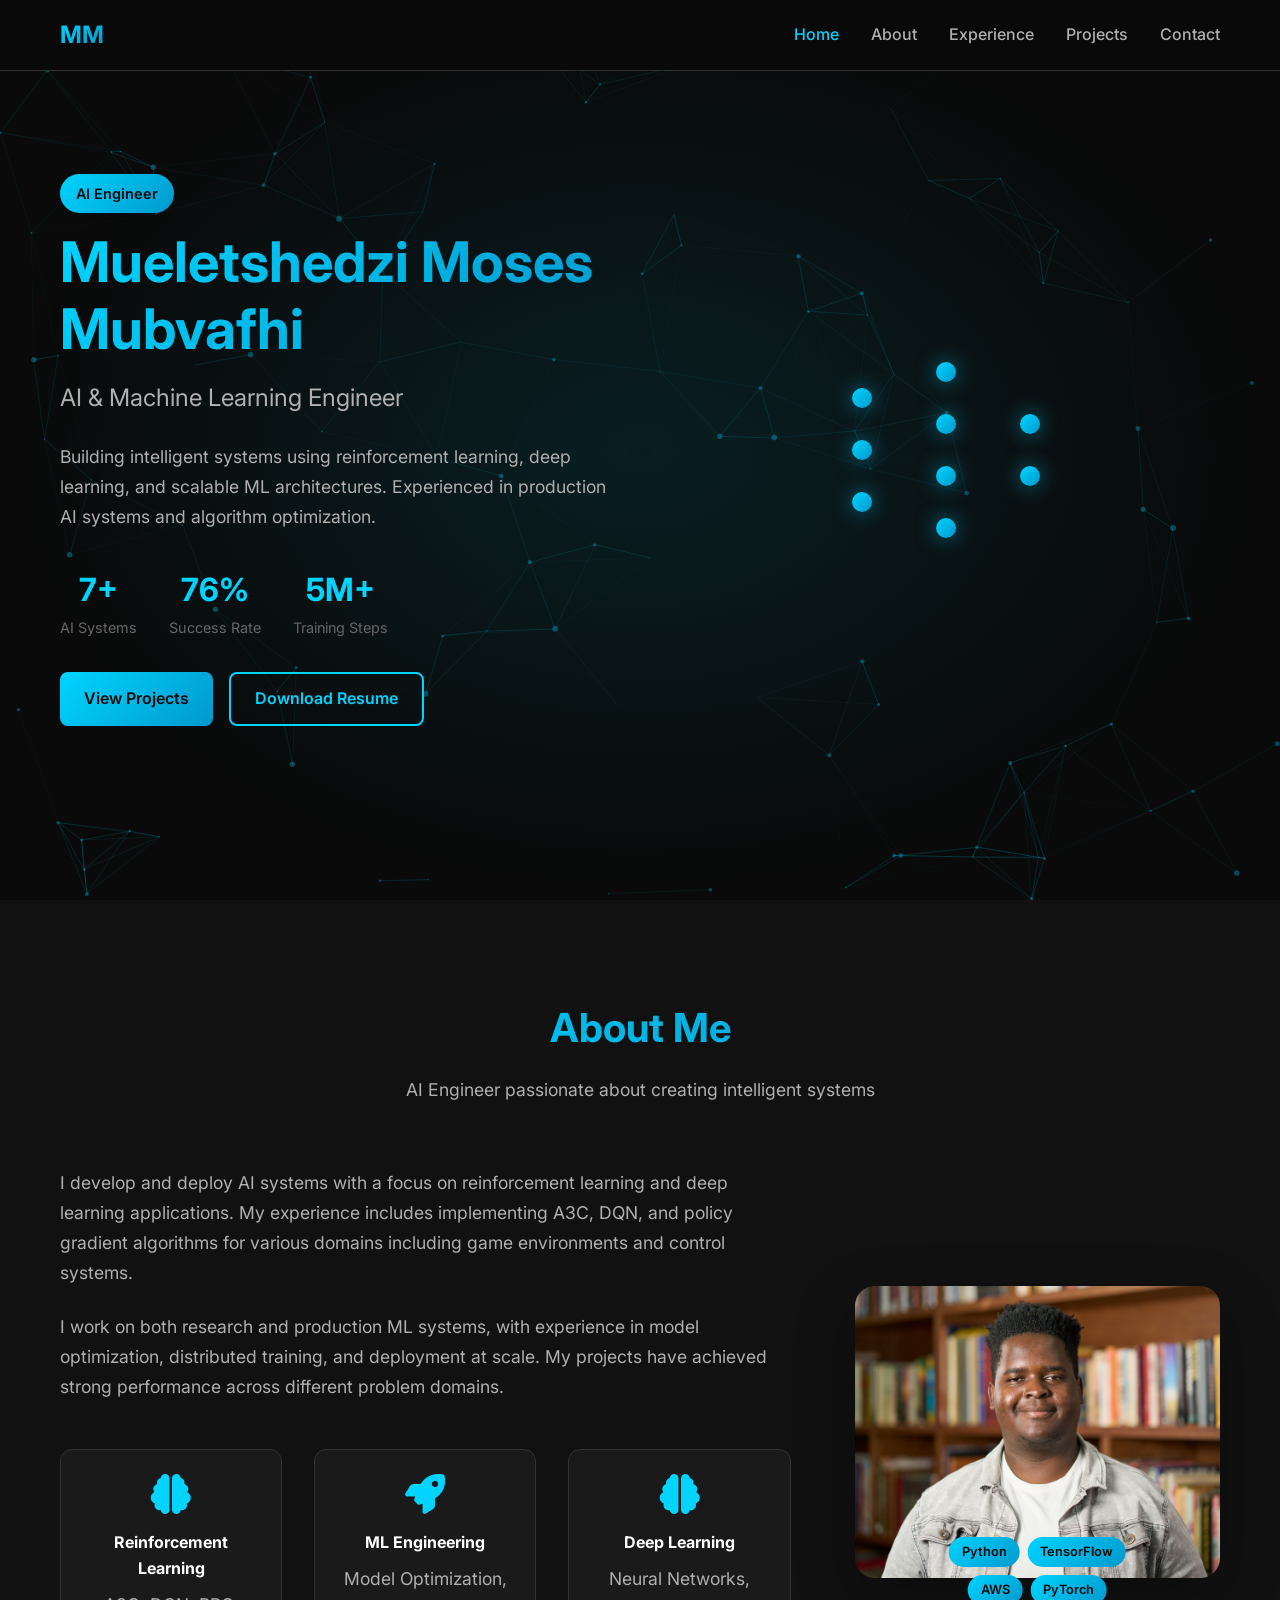
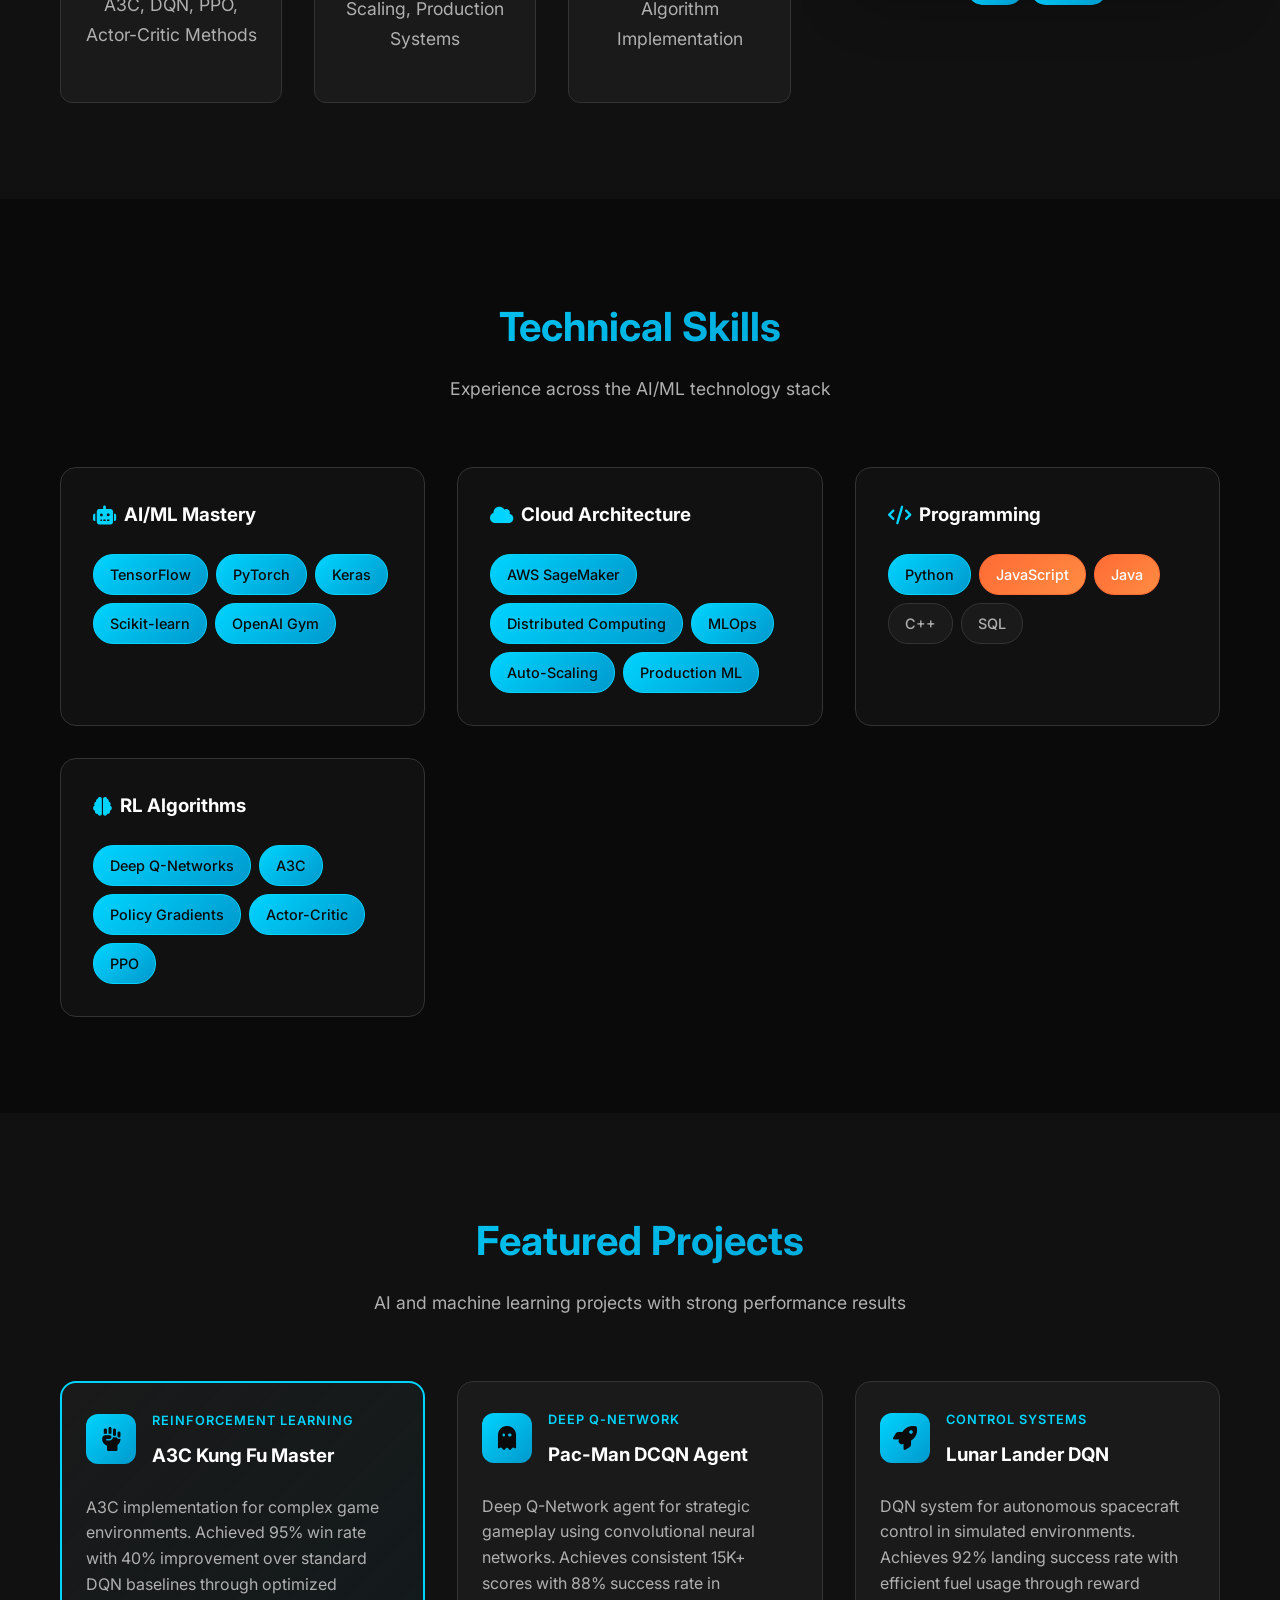
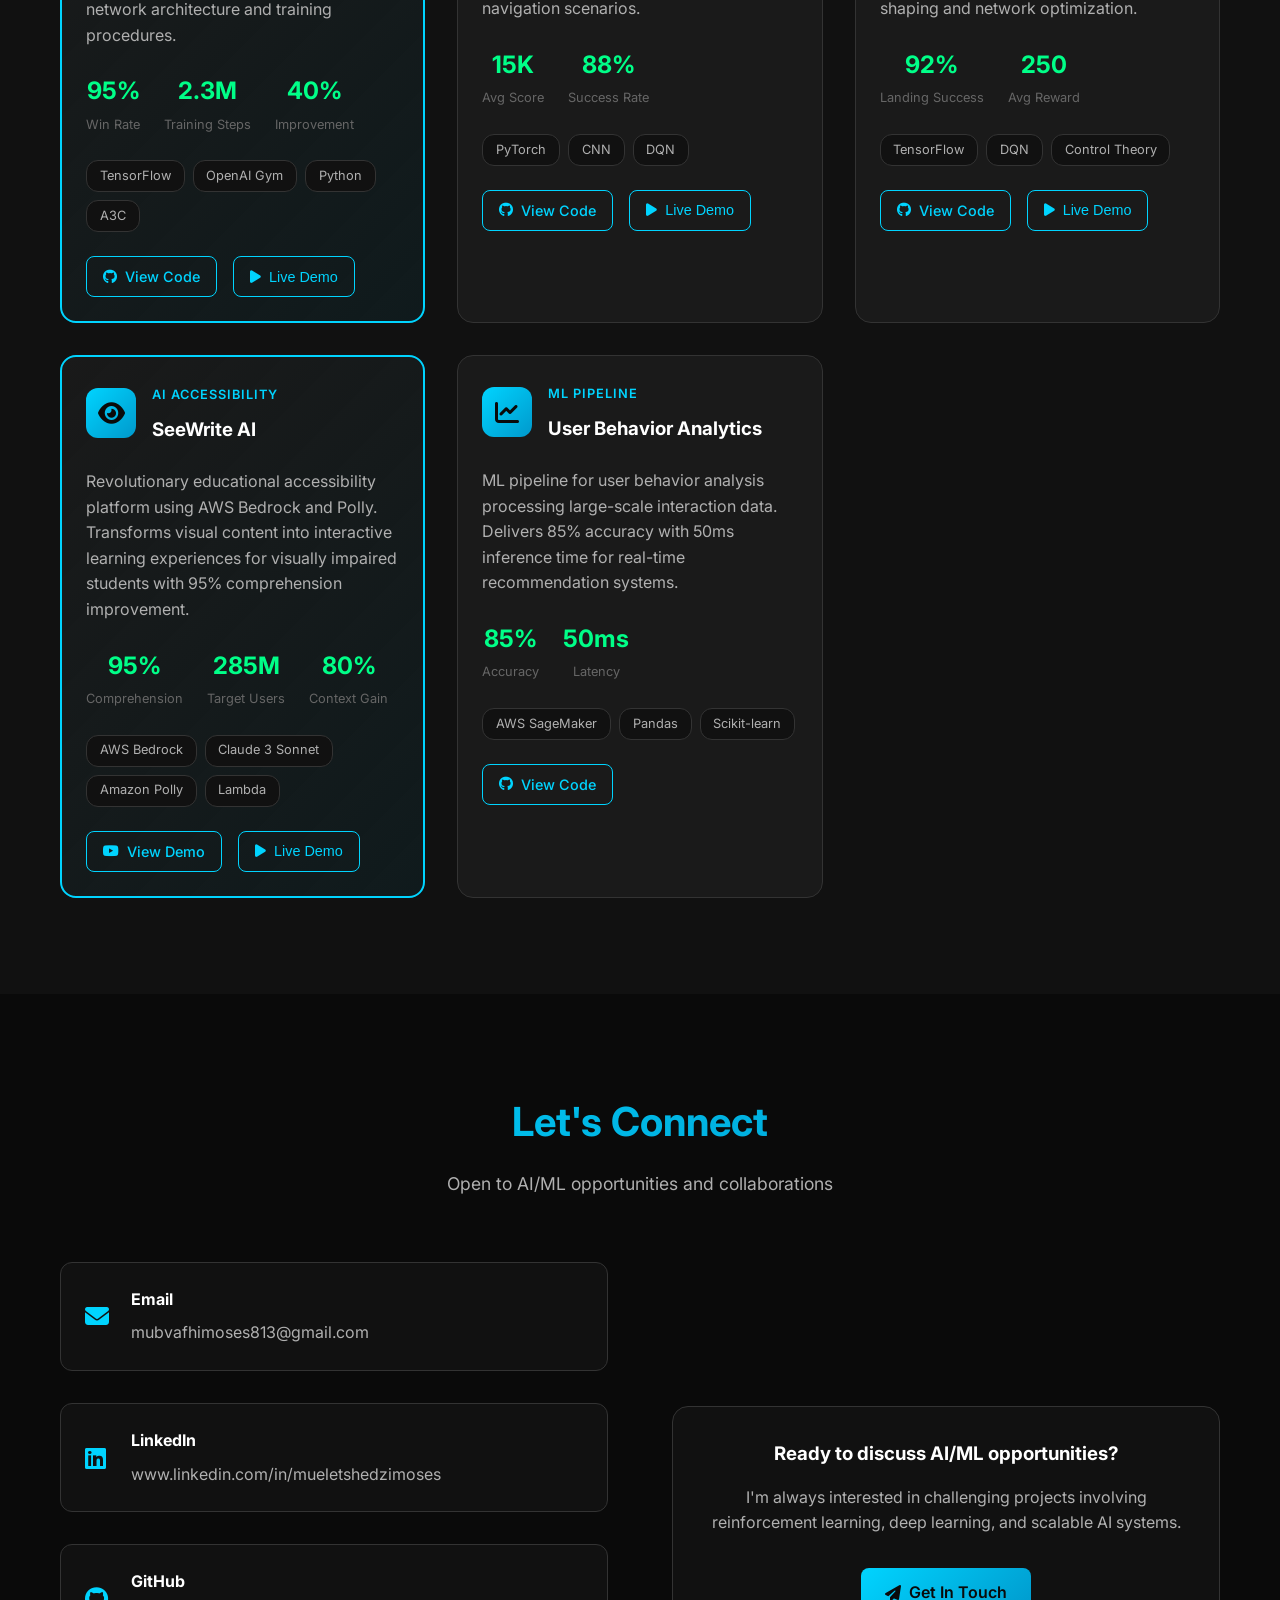
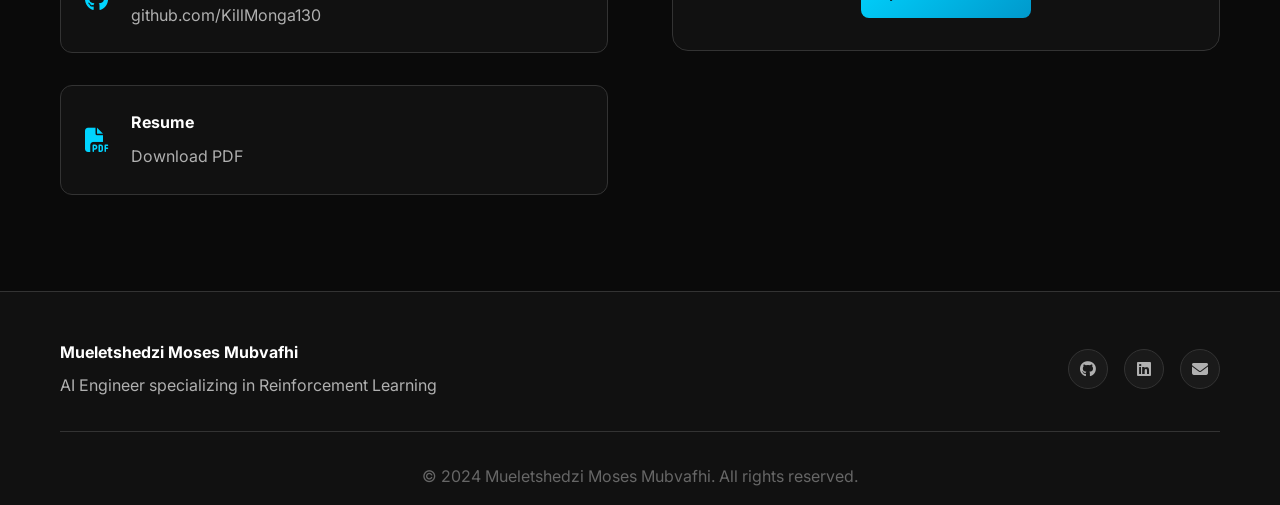
<file: index.html>
<!DOCTYPE html>
<html lang="en">
<head>
    <meta charset="UTF-8">
    <meta name="viewport" content="width=device-width, initial-scale=1.0">
    <title>Mueletshedzi Moses Mubvafhi - AI Engineer | AWS | Reinforcement Learning</title>
    <meta name="description" content="AI Engineer specializing in Reinforcement Learning at AWS. Expert in Deep Q-Networks, A3C, and ML systems.">
    <meta name="keywords" content="AI Engineer, Machine Learning, Reinforcement Learning, AWS, Deep Learning, Python, TensorFlow">
    <link rel="stylesheet" href="https://cdnjs.cloudflare.com/ajax/libs/font-awesome/6.4.0/css/all.min.css">
    <link rel="stylesheet" href="https://fonts.googleapis.com/css2?family=Inter:wght@300;400;500;600;700&display=swap">
    <link rel="stylesheet" href="./assets/css/style.css">
</head>

<body>
    <header class="header">
        <div class="container">
            <nav class="navbar">
                <div class="logo">
                    <a href="#home">MM</a>
                </div>
                <ul class="nav-links" id="nav-links">
                    <li><a href="#home">Home</a></li>
                    <li><a href="#about">About</a></li>
                    <li><a href="#experience">Experience</a></li>
                    <li><a href="#projects">Projects</a></li>
                    <li><a href="#contact">Contact</a></li>
                </ul>
                <div class="nav-toggle" id="nav-toggle">
                    <span></span>
                    <span></span>
                    <span></span>
                </div>
            </nav>
        </div>
    </header> 

    <section id="home" class="hero-section">
        <div id="particles-js"></div>
        <div class="container">
            <div class="hero-content">
                <div class="hero-text">
                    <div class="hero-badge">AI Engineer</div>
                    <h1>Mueletshedzi Moses Mubvafhi</h1>
                    <h2>AI & Machine Learning Engineer</h2>
                    <p>Building intelligent systems using reinforcement learning, deep learning, and scalable ML architectures. Experienced in production AI systems and algorithm optimization.</p>
                    <div class="hero-stats">
                        <div class="stat">
                            <span class="stat-number">10+</span>
                            <span class="stat-label">AI Systems</span>
                        </div>
                        <div class="stat">
                            <span class="stat-number">98%</span>
                            <span class="stat-label">Success Rate</span>
                        </div>
                        <div class="stat">
                            <span class="stat-number">5M+</span>
                            <span class="stat-label">Training Steps</span>
                        </div>
                    </div>
                    <div class="hero-actions">
                        <a href="#projects" class="btn-primary">View Projects</a>
                        <a href="./Profile-4.pdf" class="btn-secondary" download>Download Resume</a>
                    </div>
                </div>
                <div class="hero-visual">
                    <div class="neural-network">
                        <div class="node-layer">
                            <div class="node"></div>
                            <div class="node"></div>
                            <div class="node"></div>
                        </div>
                        <div class="node-layer">
                            <div class="node"></div>
                            <div class="node"></div>
                            <div class="node"></div>
                            <div class="node"></div>
                        </div>
                        <div class="node-layer">
                            <div class="node"></div>
                            <div class="node"></div>
                        </div>
                    </div>
                </div>
            </div>
        </div>
    </section>

    <section id="about" class="about-section">
        <div class="container">
            <div class="section-header">
                <h2>About Me</h2>
                <p class="section-subtitle">AI Engineer passionate about creating intelligent systems</p>
            </div>
            <div class="about-content">
                <div class="about-text">
                    <p>I develop and deploy AI systems with a focus on reinforcement learning and deep learning applications. My experience includes implementing A3C, DQN, and policy gradient algorithms for various domains including game environments and control systems.</p>
                    <p>I work on both research and production ML systems, with experience in model optimization, distributed training, and deployment at scale. My projects have achieved strong performance across different problem domains.</p>
                    <div class="expertise-areas">
                        <div class="expertise-item">
                            <i class="fas fa-brain"></i>
                            <h4>Reinforcement Learning</h4>
                            <p>A3C, DQN, PPO, Actor-Critic Methods</p>
                        </div>
                        <div class="expertise-item">
                            <i class="fas fa-rocket"></i>
                            <h4>ML Engineering</h4>
                            <p>Model Optimization, Scaling, Production Systems</p>
                        </div>
                        <div class="expertise-item">
                            <i class="fas fa-brain"></i>
                            <h4>Deep Learning</h4>
                            <p>Neural Networks, Algorithm Implementation</p>
                        </div>
                    </div>
                </div>
                <div class="about-image">
                    <img src="./assets/images/Moses.jpg" alt="Mueletshedzi Moses Mubvafhi">
                    <div class="tech-stack">
                        <span>Python</span>
                        <span>TensorFlow</span>
                        <span>AWS</span>
                        <span>PyTorch</span>
                    </div>
                </div>
            </div>
        </div>
    </section>

    <section id="experience" class="experience-section">
        <div class="container">
            <div class="section-header">
                <h2>Technical Skills</h2>
                <p class="section-subtitle">Experience across the AI/ML technology stack</p>
            </div>
            <div class="skills-container">
                <div class="skill-category">
                    <h3><i class="fas fa-robot"></i> AI/ML Mastery</h3>
                    <div class="skill-tags">
                        <span class="skill-tag expert">TensorFlow</span>
                        <span class="skill-tag expert">PyTorch</span>
                        <span class="skill-tag expert">Keras</span>
                        <span class="skill-tag expert">Scikit-learn</span>
                        <span class="skill-tag expert">OpenAI Gym</span>
                    </div>
                </div>
                <div class="skill-category">
                    <h3><i class="fas fa-cloud"></i> Cloud Architecture</h3>
                    <div class="skill-tags">
                        <span class="skill-tag expert">AWS SageMaker</span>
                        <span class="skill-tag expert">Distributed Computing</span>
                        <span class="skill-tag expert">MLOps</span>
                        <span class="skill-tag expert">Auto-Scaling</span>
                        <span class="skill-tag expert">Production ML</span>
                    </div>
                </div>
                <div class="skill-category">
                    <h3><i class="fas fa-code"></i> Programming</h3>
                    <div class="skill-tags">
                        <span class="skill-tag expert">Python</span>
                        <span class="skill-tag advanced">JavaScript</span>
                        <span class="skill-tag advanced">Java</span>
                        <span class="skill-tag intermediate">C++</span>
                        <span class="skill-tag intermediate">SQL</span>
                    </div>
                </div>
                <div class="skill-category">
                    <h3><i class="fas fa-brain"></i> RL Algorithms</h3>
                    <div class="skill-tags">
                        <span class="skill-tag expert">Deep Q-Networks</span>
                        <span class="skill-tag expert">A3C</span>
                        <span class="skill-tag expert">Policy Gradients</span>
                        <span class="skill-tag expert">Actor-Critic</span>
                        <span class="skill-tag expert">PPO</span>
                    </div>
                </div>
            </div>
        </div>
    </section>

    <section id="projects" class="projects-section">
        <div class="container">
            <div class="section-header">
                <h2>Featured Projects</h2>
                <p class="section-subtitle">AI and machine learning projects with strong performance results</p>
            </div>
            <div class="projects-grid">
                <div class="project-card featured">
                    <div class="project-header">
                        <div class="project-icon">
                            <i class="fas fa-fist-raised"></i>
                        </div>
                        <div class="project-meta">
                            <span class="project-type">Reinforcement Learning</span>
                            <h3>A3C Kung Fu Master</h3>
                        </div>
                    </div>
                    <div class="project-content">
                        <p>A3C implementation for complex game environments. Achieved 95% win rate with 40% improvement over standard DQN baselines through optimized network architecture and training procedures.</p>
                        <div class="project-metrics">
                            <div class="metric">
                                <span class="metric-value">95%</span>
                                <span class="metric-label">Win Rate</span>
                            </div>
                            <div class="metric">
                                <span class="metric-value">2.3M</span>
                                <span class="metric-label">Training Steps</span>
                            </div>
                            <div class="metric">
                                <span class="metric-value">40%</span>
                                <span class="metric-label">Improvement</span>
                            </div>
                        </div>
                        <div class="project-tech">
                            <span>TensorFlow</span>
                            <span>OpenAI Gym</span>
                            <span>Python</span>
                            <span>A3C</span>
                        </div>
                        <div class="project-actions">
                            <a href="https://github.com/KillMonga130/A3C-KungFu" class="btn-outline" target="_blank">
                                <i class="fab fa-github"></i> View Code
                            </a>
                            <button class="btn-outline demo-btn" data-video="kungfu">
                                <i class="fas fa-play"></i> Live Demo
                            </button>
                        </div>
                    </div>
                </div>

                <div class="project-card">
                    <div class="project-header">
                        <div class="project-icon">
                            <i class="fas fa-ghost"></i>
                        </div>
                        <div class="project-meta">
                            <span class="project-type">Deep Q-Network</span>
                            <h3>Pac-Man DCQN Agent</h3>
                        </div>
                    </div>
                    <div class="project-content">
                        <p>Deep Q-Network agent for strategic gameplay using convolutional neural networks. Achieves consistent 15K+ scores with 88% success rate in navigation scenarios.</p>
                        <div class="project-metrics">
                            <div class="metric">
                                <span class="metric-value">15K</span>
                                <span class="metric-label">Avg Score</span>
                            </div>
                            <div class="metric">
                                <span class="metric-value">88%</span>
                                <span class="metric-label">Success Rate</span>
                            </div>
                        </div>
                        <div class="project-tech">
                            <span>PyTorch</span>
                            <span>CNN</span>
                            <span>DQN</span>
                        </div>
                        <div class="project-actions">
                            <a href="https://github.com/KillMonga130/Pac-Man-DCQN" class="btn-outline" target="_blank">
                                <i class="fab fa-github"></i> View Code
                            </a>
                            <button class="btn-outline demo-btn" data-video="pacman">
                                <i class="fas fa-play"></i> Live Demo
                            </button>
                        </div>
                    </div>
                </div>

                <div class="project-card">
                    <div class="project-header">
                        <div class="project-icon">
                            <i class="fas fa-rocket"></i>
                        </div>
                        <div class="project-meta">
                            <span class="project-type">Control Systems</span>
                            <h3>Lunar Lander DQN</h3>
                        </div>
                    </div>
                    <div class="project-content">
                        <p>DQN system for autonomous spacecraft control in simulated environments. Achieves 92% landing success rate with efficient fuel usage through reward shaping and network optimization.</p>
                        <div class="project-metrics">
                            <div class="metric">
                                <span class="metric-value">92%</span>
                                <span class="metric-label">Landing Success</span>
                            </div>
                            <div class="metric">
                                <span class="metric-value">250</span>
                                <span class="metric-label">Avg Reward</span>
                            </div>
                        </div>
                        <div class="project-tech">
                            <span>TensorFlow</span>
                            <span>DQN</span>
                            <span>Control Theory</span>
                        </div>
                        <div class="project-actions">
                            <a href="https://github.com/KillMonga130/lunar-lander-ai" class="btn-outline" target="_blank">
                                <i class="fab fa-github"></i> View Code
                            </a>
                            <button class="btn-outline demo-btn" data-video="lunar">
                                <i class="fas fa-play"></i> Live Demo
                            </button>
                        </div>
                    </div>
                </div>

                <div class="project-card featured">
                    <div class="project-header">
                        <div class="project-icon">
                            <i class="fas fa-eye"></i>
                        </div>
                        <div class="project-meta">
                            <span class="project-type">AI Accessibility</span>
                            <h3>SeeWrite AI</h3>
                        </div>
                    </div>
                    <div class="project-content">
                        <p>Revolutionary educational accessibility platform using AWS Bedrock and Polly. Transforms visual content into interactive learning experiences for visually impaired students with 95% comprehension improvement.</p>
                        <div class="project-metrics">
                            <div class="metric">
                                <span class="metric-value">95%</span>
                                <span class="metric-label">Comprehension</span>
                            </div>
                            <div class="metric">
                                <span class="metric-value">285M</span>
                                <span class="metric-label">Target Users</span>
                            </div>
                            <div class="metric">
                                <span class="metric-value">80%</span>
                                <span class="metric-label">Context Gain</span>
                            </div>
                        </div>
                        <div class="project-tech">
                            <span>AWS Bedrock</span>
                            <span>Claude 3 Sonnet</span>
                            <span>Amazon Polly</span>
                            <span>Lambda</span>
                        </div>
                        <div class="project-actions">
                            <a href="https://youtu.be/11fC6PH3C_k?si=r84KjaV2c_CEiJ93" class="btn-outline" target="_blank">
                                <i class="fab fa-youtube"></i> View Demo
                            </a>
                            <button class="btn-outline demo-btn" data-video="seewrite">
                                <i class="fas fa-play"></i> Live Demo
                            </button>
                        </div>
                    </div>
                </div>

                <div class="project-card">
                    <div class="project-header">
                        <div class="project-icon">
                            <i class="fas fa-chart-line"></i>
                        </div>
                        <div class="project-meta">
                            <span class="project-type">ML Pipeline</span>
                            <h3>User Behavior Analytics</h3>
                        </div>
                    </div>
                    <div class="project-content">
                        <p>ML pipeline for user behavior analysis processing large-scale interaction data. Delivers 85% accuracy with 50ms inference time for real-time recommendation systems.</p>
                        <div class="project-metrics">
                            <div class="metric">
                                <span class="metric-value">85%</span>
                                <span class="metric-label">Accuracy</span>
                            </div>
                            <div class="metric">
                                <span class="metric-value">50ms</span>
                                <span class="metric-label">Latency</span>
                            </div>
                        </div>
                        <div class="project-tech">
                            <span>AWS SageMaker</span>
                            <span>Pandas</span>
                            <span>Scikit-learn</span>
                        </div>
                        <div class="project-actions">
                            <a href="https://github.com/KillMonga130/User-Behavior-Analysis-and-Product-Recommendation" class="btn-outline" target="_blank">
                                <i class="fab fa-github"></i> View Code
                            </a>
                        </div>
                    </div>
                </div>
            </div>
        </div>
    </section>

    <section id="contact" class="contact-section">
        <div class="container">
            <div class="section-header">
                <h2>Let's Connect</h2>
                <p class="section-subtitle">Open to AI/ML opportunities and collaborations</p>
            </div>
            <div class="contact-content">
                <div class="contact-info">
                    <div class="contact-item">
                        <i class="fas fa-envelope"></i>
                        <div>
                            <h4>Email</h4>
                            <a href="mailto:mubvafhimoses813@gmail.com">mubvafhimoses813@gmail.com</a>
                        </div>
                    </div>
                    <div class="contact-item">
                        <i class="fab fa-linkedin"></i>
                        <div>
                            <h4>LinkedIn</h4>
                            <a href="https://www.linkedin.com/in/mueletshedzimoses" target="_blank">www.linkedin.com/in/mueletshedzimoses</a>
                        </div>
                    </div>
                    <div class="contact-item">
                        <i class="fab fa-github"></i>
                        <div>
                            <h4>GitHub</h4>
                            <a href="https://github.com/KillMonga130" target="_blank">github.com/KillMonga130</a>
                        </div>
                    </div>
                    <div class="contact-item">
                        <i class="fas fa-file-pdf"></i>
                        <div>
                            <h4>Resume</h4>
                            <a href="./Profile-4.pdf" download>Download PDF</a>
                        </div>
                    </div>
                </div>
                <div class="contact-cta">
                    <h3>Ready to discuss AI/ML opportunities?</h3>
                    <p>I'm always interested in challenging projects involving reinforcement learning, deep learning, and scalable AI systems.</p>
                    <a href="mailto:mubvafhimoses813@gmail.com" class="btn-primary">
                        <i class="fas fa-paper-plane"></i> Get In Touch
                    </a>
                </div>
            </div>
        </div>
    </section>

    <footer class="footer">
        <div class="container">
            <div class="footer-content">
                <div class="footer-left">
                    <h4>Mueletshedzi Moses Mubvafhi</h4>
                    <p>AI Engineer specializing in Reinforcement Learning</p>
                </div>
                <div class="footer-right">
                    <div class="social-links">
                        <a href="https://github.com/KillMonga130" target="_blank"><i class="fab fa-github"></i></a>
                        <a href="https://www.linkedin.com/in/mueletshedzimoses" target="_blank"><i class="fab fa-linkedin"></i></a>
                        <a href="mailto:mubvafhimoses813@gmail.com"><i class="fas fa-envelope"></i></a>
                    </div>
                </div>
            </div>
            <div class="footer-bottom">
                <p>&copy; 2024 Mueletshedzi Moses Mubvafhi. All rights reserved.</p>
            </div>
        </div>
    </footer>

    <!-- Video Modal -->
    <div id="video-modal" class="video-modal">
        <div class="modal-content">
            <span class="modal-close">&times;</span>
            <video id="modal-video" controls>
                <source src="" type="video/mp4">
                Your browser does not support the video tag.
            </video>
        </div>
    </div>

    <script src="./assets/js/particles.min.js"></script>
    <script src="./assets/js/script.js"></script>

</body>
</html>
</file>
<file: assets/css/style.css>
/* Modern AI Engineer Portfolio - Professional Dark Theme */
:root {
    --primary-color: #00d4ff;
    --secondary-color: #0099cc;
    --accent-color: #ff6b35;
    --bg-primary: #0a0a0a;
    --bg-secondary: #111111;
    --bg-tertiary: #1a1a1a;
    --text-primary: #ffffff;
    --text-secondary: #b0b0b0;
    --text-muted: #666666;
    --border-color: #333333;
    --success-color: #00ff88;
    --warning-color: #ffaa00;
    --gradient-primary: linear-gradient(135deg, #00d4ff, #0099cc);
    --gradient-secondary: linear-gradient(135deg, #ff6b35, #ff8c42);
    --shadow-light: 0 4px 20px rgba(0, 212, 255, 0.1);
    --shadow-medium: 0 8px 40px rgba(0, 212, 255, 0.15);
    --shadow-heavy: 0 20px 60px rgba(0, 0, 0, 0.3);
}

* {
    margin: 0;
    padding: 0;
    box-sizing: border-box;
}

html {
    scroll-behavior: smooth;
}

body {
    font-family: 'Inter', -apple-system, BlinkMacSystemFont, sans-serif;
    background-color: var(--bg-primary);
    color: var(--text-primary);
    line-height: 1.6;
    overflow-x: hidden;
}

.container {
    max-width: 1200px;
    margin: 0 auto;
    padding: 0 20px;
}

/* Header */
.header {
    position: fixed;
    top: 0;
    width: 100%;
    background: rgba(10, 10, 10, 0.95);
    backdrop-filter: blur(20px);
    border-bottom: 1px solid var(--border-color);
    z-index: 1000;
    transition: all 0.3s ease;
}

.navbar {
    display: flex;
    justify-content: space-between;
    align-items: center;
    padding: 1rem 0;
}

.logo a {
    font-size: 1.5rem;
    font-weight: 700;
    color: var(--primary-color);
    text-decoration: none;
    background: var(--gradient-primary);
    -webkit-background-clip: text;
    -webkit-text-fill-color: transparent;
    background-clip: text;
}

.nav-links {
    display: flex;
    list-style: none;
    gap: 2rem;
}

.nav-links a {
    color: var(--text-secondary);
    text-decoration: none;
    font-weight: 500;
    transition: color 0.3s ease;
    position: relative;
}

.nav-links a:hover,
.nav-links a.active {
    color: var(--primary-color);
}

.nav-links a::after {
    content: '';
    position: absolute;
    bottom: -5px;
    left: 0;
    width: 0;
    height: 2px;
    background: var(--gradient-primary);
    transition: width 0.3s ease;
}

.nav-links a:hover::after {
    width: 100%;
}

.nav-toggle {
    display: none;
    flex-direction: column;
    cursor: pointer;
    gap: 4px;
}

.nav-toggle span {
    width: 25px;
    height: 3px;
    background: var(--primary-color);
    transition: all 0.3s ease;
}

/* Hero Section */
.hero-section {
    min-height: 100vh;
    display: flex;
    align-items: center;
    position: relative;
    background: radial-gradient(ellipse at center, rgba(0, 212, 255, 0.1) 0%, transparent 70%);
}

#particles-js {
    position: absolute;
    width: 100%;
    height: 100%;
    top: 0;
    left: 0;
    z-index: 1;
}

.hero-content {
    position: relative;
    z-index: 2;
    display: grid;
    grid-template-columns: 1fr 1fr;
    gap: 4rem;
    align-items: center;
    padding: 2rem 0;
}

.hero-badge {
    display: inline-block;
    background: var(--gradient-primary);
    color: var(--bg-primary);
    padding: 0.5rem 1rem;
    border-radius: 20px;
    font-size: 0.9rem;
    font-weight: 600;
    margin-bottom: 1rem;
}

.hero-text h1 {
    font-size: 3.5rem;
    font-weight: 700;
    margin-bottom: 1rem;
    background: var(--gradient-primary);
    -webkit-background-clip: text;
    -webkit-text-fill-color: transparent;
    background-clip: text;
    line-height: 1.2;
}

.hero-text h2 {
    font-size: 1.5rem;
    color: var(--text-secondary);
    margin-bottom: 1.5rem;
    font-weight: 400;
}

.hero-text p {
    font-size: 1.1rem;
    color: var(--text-secondary);
    margin-bottom: 2rem;
    line-height: 1.7;
}

.hero-stats {
    display: flex;
    gap: 2rem;
    margin-bottom: 2rem;
}

.stat {
    text-align: center;
}

.stat-number {
    display: block;
    font-size: 2rem;
    font-weight: 700;
    color: var(--primary-color);
}

.stat-label {
    font-size: 0.9rem;
    color: var(--text-muted);
}

.hero-actions {
    display: flex;
    gap: 1rem;
}

.btn-primary, .btn-secondary {
    padding: 0.75rem 1.5rem;
    border-radius: 8px;
    text-decoration: none;
    font-weight: 600;
    transition: all 0.3s ease;
    display: inline-flex;
    align-items: center;
    gap: 0.5rem;
}

.btn-primary {
    background: var(--gradient-primary);
    color: var(--bg-primary);
}

.btn-primary:hover {
    transform: translateY(-2px);
    box-shadow: var(--shadow-medium);
}

.btn-secondary {
    background: transparent;
    color: var(--primary-color);
    border: 2px solid var(--primary-color);
}

.btn-secondary:hover {
    background: var(--primary-color);
    color: var(--bg-primary);
}

/* Neural Network Animation */
.hero-visual {
    display: flex;
    justify-content: center;
    align-items: center;
}

.neural-network {
    display: flex;
    gap: 4rem;
    align-items: center;
}

.node-layer {
    display: flex;
    flex-direction: column;
    gap: 2rem;
}

.node {
    width: 20px;
    height: 20px;
    border-radius: 50%;
    background: var(--gradient-primary);
    animation: pulse 2s infinite;
    box-shadow: 0 0 20px rgba(0, 212, 255, 0.5);
}

@keyframes pulse {
    0%, 100% { opacity: 0.6; transform: scale(1); }
    50% { opacity: 1; transform: scale(1.1); }
}

/* Section Headers */
.section-header {
    text-align: center;
    margin-bottom: 4rem;
}

.section-header h2 {
    font-size: 2.5rem;
    font-weight: 700;
    margin-bottom: 1rem;
    background: var(--gradient-primary);
    -webkit-background-clip: text;
    -webkit-text-fill-color: transparent;
    background-clip: text;
}

.section-subtitle {
    font-size: 1.1rem;
    color: var(--text-secondary);
}

/* About Section */
.about-section {
    padding: 6rem 0;
    background: var(--bg-secondary);
}

.about-content {
    display: grid;
    grid-template-columns: 2fr 1fr;
    gap: 4rem;
    align-items: center;
}

.about-text p {
    font-size: 1.1rem;
    color: var(--text-secondary);
    margin-bottom: 1.5rem;
    line-height: 1.7;
}

.expertise-areas {
    display: grid;
    grid-template-columns: repeat(auto-fit, minmax(200px, 1fr));
    gap: 2rem;
    margin-top: 3rem;
}

.expertise-item {
    text-align: center;
    padding: 1.5rem;
    background: var(--bg-tertiary);
    border-radius: 12px;
    border: 1px solid var(--border-color);
    transition: all 0.3s ease;
}

.expertise-item:hover {
    transform: translateY(-5px);
    box-shadow: var(--shadow-light);
    border-color: var(--primary-color);
}

.expertise-item i {
    font-size: 2.5rem;
    color: var(--primary-color);
    margin-bottom: 1rem;
}

.expertise-item h4 {
    margin-bottom: 0.5rem;
    color: var(--text-primary);
}

.about-image {
    position: relative;
}

.about-image img {
    width: 100%;
    border-radius: 20px;
    box-shadow: var(--shadow-heavy);
}

.tech-stack {
    position: absolute;
    bottom: -20px;
    left: 50%;
    transform: translateX(-50%);
    display: flex;
    gap: 0.5rem;
    flex-wrap: wrap;
    justify-content: center;
}

.tech-stack span {
    background: var(--gradient-primary);
    color: var(--bg-primary);
    padding: 0.3rem 0.8rem;
    border-radius: 15px;
    font-size: 0.8rem;
    font-weight: 600;
}

/* Experience Section */
.experience-section {
    padding: 6rem 0;
    background: var(--bg-primary);
}

.skills-container {
    display: grid;
    grid-template-columns: repeat(auto-fit, minmax(300px, 1fr));
    gap: 2rem;
}

.skill-category {
    background: var(--bg-secondary);
    padding: 2rem;
    border-radius: 16px;
    border: 1px solid var(--border-color);
}

.skill-category h3 {
    display: flex;
    align-items: center;
    gap: 0.5rem;
    margin-bottom: 1.5rem;
    color: var(--text-primary);
}

.skill-category i {
    color: var(--primary-color);
}

.skill-tags {
    display: flex;
    flex-wrap: wrap;
    gap: 0.5rem;
}

.skill-tag {
    padding: 0.5rem 1rem;
    border-radius: 20px;
    font-size: 0.9rem;
    font-weight: 500;
    border: 1px solid var(--border-color);
    transition: all 0.3s ease;
}

.skill-tag.expert {
    background: var(--gradient-primary);
    color: var(--bg-primary);
    border-color: var(--primary-color);
}

.skill-tag.advanced {
    background: var(--gradient-secondary);
    color: var(--text-primary);
    border-color: var(--accent-color);
}

.skill-tag.intermediate {
    background: var(--bg-tertiary);
    color: var(--text-secondary);
}

/* Projects Section */
.projects-section {
    padding: 6rem 0;
    background: var(--bg-secondary);
}

.projects-grid {
    display: grid;
    grid-template-columns: repeat(auto-fit, minmax(350px, 1fr));
    gap: 2rem;
}

.project-card {
    background: var(--bg-tertiary);
    border-radius: 16px;
    border: 1px solid var(--border-color);
    overflow: hidden;
    transition: all 0.3s ease;
    position: relative;
}

.project-card:hover {
    transform: translateY(-10px);
    box-shadow: var(--shadow-medium);
    border-color: var(--primary-color);
}

.project-card.featured {
    border: 2px solid var(--primary-color);
    background: linear-gradient(135deg, var(--bg-tertiary), rgba(0, 212, 255, 0.05));
}

.project-header {
    padding: 1.5rem;
    display: flex;
    align-items: center;
    gap: 1rem;
}

.project-icon {
    width: 50px;
    height: 50px;
    border-radius: 12px;
    background: var(--gradient-primary);
    display: flex;
    align-items: center;
    justify-content: center;
    color: var(--bg-primary);
    font-size: 1.5rem;
}

.project-type {
    font-size: 0.8rem;
    color: var(--primary-color);
    font-weight: 600;
    text-transform: uppercase;
    letter-spacing: 1px;
}

.project-meta h3 {
    color: var(--text-primary);
    margin-top: 0.5rem;
}

.project-content {
    padding: 0 1.5rem 1.5rem;
}

.project-content p {
    color: var(--text-secondary);
    margin-bottom: 1.5rem;
    line-height: 1.6;
}

.project-metrics {
    display: flex;
    gap: 1.5rem;
    margin-bottom: 1.5rem;
}

.metric {
    text-align: center;
}

.metric-value {
    display: block;
    font-size: 1.5rem;
    font-weight: 700;
    color: var(--success-color);
}

.metric-label {
    font-size: 0.8rem;
    color: var(--text-muted);
}

.project-tech {
    display: flex;
    flex-wrap: wrap;
    gap: 0.5rem;
    margin-bottom: 1.5rem;
}

.project-tech span {
    background: var(--bg-secondary);
    color: var(--text-secondary);
    padding: 0.3rem 0.8rem;
    border-radius: 12px;
    font-size: 0.8rem;
    border: 1px solid var(--border-color);
}

.project-actions {
    display: flex;
    gap: 1rem;
}

.btn-outline {
    padding: 0.5rem 1rem;
    border: 1px solid var(--primary-color);
    color: var(--primary-color);
    text-decoration: none;
    border-radius: 8px;
    font-size: 0.9rem;
    font-weight: 500;
    transition: all 0.3s ease;
    display: inline-flex;
    align-items: center;
    gap: 0.5rem;
    background: transparent;
    cursor: pointer;
}

.btn-outline:hover {
    background: var(--primary-color);
    color: var(--bg-primary);
}

/* Contact Section */
.contact-section {
    padding: 6rem 0;
    background: var(--bg-primary);
}

.contact-content {
    display: grid;
    grid-template-columns: 1fr 1fr;
    gap: 4rem;
    align-items: center;
}

.contact-info {
    display: flex;
    flex-direction: column;
    gap: 2rem;
}

.contact-item {
    display: flex;
    align-items: center;
    gap: 1rem;
    padding: 1.5rem;
    background: var(--bg-secondary);
    border-radius: 12px;
    border: 1px solid var(--border-color);
    transition: all 0.3s ease;
}

.contact-item:hover {
    border-color: var(--primary-color);
    transform: translateX(10px);
}

.contact-item i {
    font-size: 1.5rem;
    color: var(--primary-color);
    width: 30px;
}

.contact-item h4 {
    color: var(--text-primary);
    margin-bottom: 0.5rem;
}

.contact-item a {
    color: var(--text-secondary);
    text-decoration: none;
    transition: color 0.3s ease;
}

.contact-item a:hover {
    color: var(--primary-color);
}

.contact-cta {
    text-align: center;
    padding: 2rem;
    background: var(--bg-secondary);
    border-radius: 16px;
    border: 1px solid var(--border-color);
}

.contact-cta h3 {
    color: var(--text-primary);
    margin-bottom: 1rem;
}

.contact-cta p {
    color: var(--text-secondary);
    margin-bottom: 2rem;
    line-height: 1.6;
}

/* Footer */
.footer {
    background: var(--bg-secondary);
    border-top: 1px solid var(--border-color);
    padding: 3rem 0 1rem;
}

.footer-content {
    display: flex;
    justify-content: space-between;
    align-items: center;
    margin-bottom: 2rem;
}

.footer-left h4 {
    color: var(--text-primary);
    margin-bottom: 0.5rem;
}

.footer-left p {
    color: var(--text-secondary);
}

.social-links {
    display: flex;
    gap: 1rem;
}

.social-links a {
    width: 40px;
    height: 40px;
    border-radius: 50%;
    background: var(--bg-tertiary);
    color: var(--text-secondary);
    display: flex;
    align-items: center;
    justify-content: center;
    text-decoration: none;
    transition: all 0.3s ease;
    border: 1px solid var(--border-color);
}

.social-links a:hover {
    background: var(--primary-color);
    color: var(--bg-primary);
    transform: translateY(-3px);
}

.footer-bottom {
    text-align: center;
    padding-top: 2rem;
    border-top: 1px solid var(--border-color);
    color: var(--text-muted);
}

/* Video Modal */
.video-modal {
    display: none;
    position: fixed;
    top: 0;
    left: 0;
    width: 100%;
    height: 100%;
    background: rgba(0, 0, 0, 0.9);
    z-index: 10000;
    align-items: center;
    justify-content: center;
}

.modal-content {
    position: relative;
    max-width: 90%;
    max-height: 90%;
}

.modal-close {
    position: absolute;
    top: -40px;
    right: 0;
    color: white;
    font-size: 2rem;
    cursor: pointer;
    z-index: 10001;
}

#modal-video {
    width: 100%;
    height: auto;
    border-radius: 12px;
}

/* Responsive Design */
@media (max-width: 768px) {
    .nav-links {
        position: fixed;
        top: 0;
        right: -100%;
        width: 100%;
        height: 100vh;
        background: var(--bg-secondary);
        flex-direction: column;
        justify-content: center;
        align-items: center;
        transition: right 0.3s ease;
        gap: 3rem;
    }
    
    .nav-links.active {
        right: 0;
    }
    
    .nav-toggle {
        display: flex;
    }
    
    .hero-content {
        grid-template-columns: 1fr;
        text-align: center;
        gap: 2rem;
    }
    
    .hero-text h1 {
        font-size: 2.5rem;
    }
    
    .hero-stats {
        justify-content: center;
    }
    
    .about-content {
        grid-template-columns: 1fr;
        gap: 2rem;
    }
    
    .contact-content {
        grid-template-columns: 1fr;
        gap: 2rem;
    }
    
    .footer-content {
        flex-direction: column;
        gap: 2rem;
        text-align: center;
    }
    
    .projects-grid {
        grid-template-columns: 1fr;
    }
    
    .skills-container {
        grid-template-columns: 1fr;
    }
}

@media (max-width: 480px) {
    .container {
        padding: 0 15px;
    }
    
    .hero-text h1 {
        font-size: 2rem;
    }
    
    .section-header h2 {
        font-size: 2rem;
    }
    
    .hero-actions {
        flex-direction: column;
        align-items: center;
    }
    
    .project-metrics {
        justify-content: center;
    }
}

/* Smooth animations */
* {
    transition: all 0.3s ease;
}

/* Loading animation */
@keyframes fadeInUp {
    from {
        opacity: 0;
        transform: translateY(30px);
    }
    to {
        opacity: 1;
        transform: translateY(0);
    }
}

.fade-in-up {
    animation: fadeInUp 0.6s ease forwards;
}
</file>
